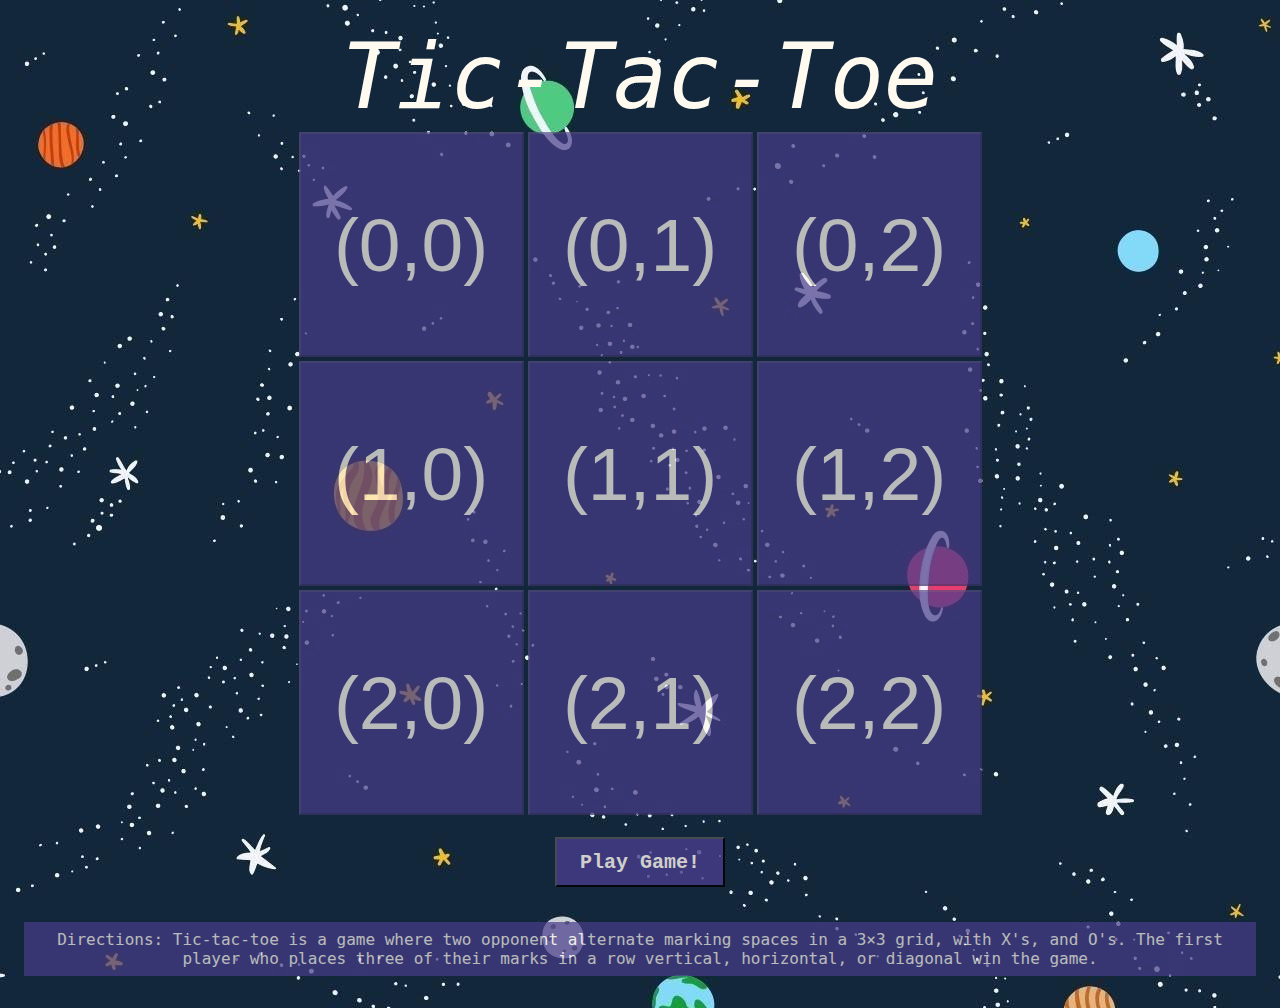
<file: ticTacToeWithButtons/src/html/index.html>
<!doctype html>
<html lang="en">

<head>
    <meta charset="utf-8">
    <title></title>
    <link href="../css/main.css" rel="stylesheet">
    <script src="../javascript/ticTacToeLogic.js" type="text/javascript"></script>
</head>

<body>

<div>

    <center>

        <span id="title">Tic-Tac-Toe</span>

        <div hidden="true" id="results">No Winner :(</div>
        </br>

        <table>
            <tr>
                <th>
                    <button class="gameBtn" disabled="true" id="btn0" onclick="buttonPressed(0)" type="button">(0,0)
                    </button>
                </th>
                <th>
                    <button class="gameBtn" disabled="true" id="btn1" onclick="buttonPressed(1)" type="button">(0,1)
                    </button>
                </th>
                <th>
                    <button class="gameBtn" disabled="true" id="btn2" onclick="buttonPressed(2)" type="button">(0,2)
                    </button>
                </th>
            </tr>
            <tr>
                <th>
                    <button class="gameBtn" disabled="true" id="btn3" onclick="buttonPressed(3)" type="button">(1,0)
                    </button>
                </th>
                <th>
                    <button class="gameBtn" disabled="true" id="btn4" onclick="buttonPressed(4)" type="button">(1,1)
                    </button>
                </th>
                <th>
                    <button class="gameBtn" disabled="true" id="btn5" onclick="buttonPressed(5)" type="button">(1,2)
                    </button>
                </th>
            </tr>

            <tr>
                <th>
                    <button class="gameBtn" disabled="true" id="btn6" onclick="buttonPressed(6)" type="button">(2,0)
                    </button>
                </th>
                <th>
                    <button class="gameBtn" disabled="true" id="btn7" onclick="buttonPressed(7)" type="button">(2,1)
                    </button>
                </th>
                <th>
                    <button class="gameBtn" disabled="true" id="btn8" onclick="buttonPressed(8)" type="button">(2,2)
                    </button>
                </th>
            </tr>
        </table>
        <th> </br>
            <button class="nonGameButtons" id="playGame" onclick="buttonPlayGame()" type="button">Play Game!</button>
            <button class="nonGameButtons" disabled="true" hidden="true" id="playAgain" onclick="buttonPlayAgain()"
                    type="button">Play
                Again?!
            </button>
        </th>
        </tr></br></br>

        <p>Directions: Tic-tac-toe is a game where two opponent alternate marking spaces in a 3×3 grid,
            with X's, and O's. The first player who places three of their marks in a row vertical,
            horizontal, or diagonal win the game.</p>
    </center>

</div>

</body>

</html>
</file>
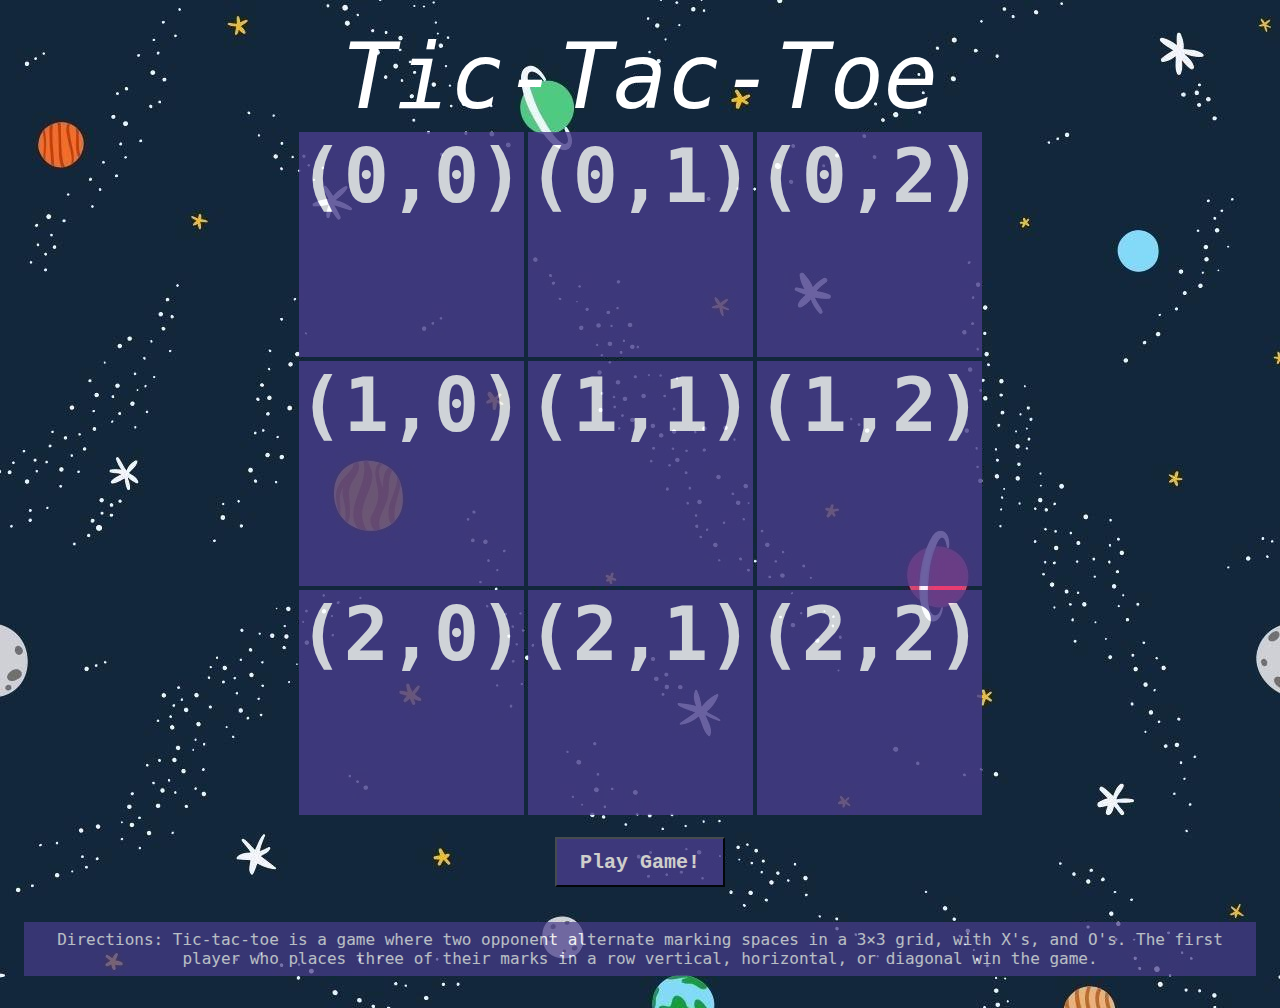
<file: ticTacToeWithMouse/src/html/index.html>
<!doctype html>
<html lang="en">

<head>
    <meta charset="utf-8">
    <title></title>
    <link href="../css/main.css" rel="stylesheet">
</head>

<body>
<!doctype html>
<html lang="en">

<head>
    <meta charset="utf-8">
    <title></title>
    <link href="../css/main.css" rel="stylesheet">
    <script src="../javascript/ticTacToeLogic.js" type="text/javascript"></script>
</head>

<body>

<div id="ticTacToeBoard">

    <center>
        <span id="title">Tic-Tac-Toe</span>

        <div hidden="true" id="results">No Winner :(</div>
        </br>

        <table>
            <tr>
                <th>
                    <div class="gameDiv" id="div0" onclick="mousePressed(event)"> (0,0)</div>

                </th>
                <th>
                    <div class="gameDiv" id="div1" onclick="mousePressed(event)"> (0,1)</div>

                </th>
                <th>
                    <div class="gameDiv" id="div2" onclick="mousePressed(event)"> (0,2)</div>
                </th>
            </tr>
            <tr>
                <th>
                    <div class="gameDiv" id="div3" onclick="mousePressed(event)"> (1,0)</div>

                </th>
                <th>
                    <div class="gameDiv" id="div4" onclick="mousePressed(event)"> (1,1)</div>

                </th>
                <th>
                    <div class="gameDiv" id="div5" onclick="mousePressed(event)"> (1,2)</div>
                </th>
            </tr>
            <tr>
                <th>
                    <div class="gameDiv" id="div6" onclick="mousePressed(event)"> (2,0)</div>
                </th>
                <th>
                    <div class="gameDiv" id="div7" onclick="mousePressed(event)"> (2,1)</div>
                </th>
                <th>
                    <div class="gameDiv" id="div8" onclick="mousePressed(event)"> (2,2)</div>
                </th>
            </tr>
        </table>
        </br>
        <th>
            <button class="nonGameButtons" id="playGame" onclick="buttonPlayGame()" type="button">Play Game!</button>
            <button class="nonGameButtons" disabled="true" hidden="true" id="playAgain" onclick="buttonPlayAgain()"
                    type="button">Play
                Again?!
            </button>
        </th>
        </tr></br></br>
        <p>Directions: Tic-tac-toe is a game where two opponent alternate marking spaces in a 3×3 grid,
            with X's, and O's. The first player who places three of their marks in a row vertical,
            horizontal, or diagonal win the game.</p>
    </center>

</div>

</body>

</html>
</body>

</html>
</file>
<file: ticTacToeWithButtons/src/css/main.css>
html {
    background-image: url("../img/spaceBackground.jpg");
    background-color: midnightblue;
    color: floralwhite;
    font-family: "monospace", serif;
    padding: 1em;
}

p {
    padding: .5em;
    background-color: darkslateblue;
    opacity: .7;
    filter: alpha(opacity=70);
}

#title {
    font-family: "monospace", serif;
    font-style: italic;
    font-size: 90px;
}

#results {
    font-size: 35px;
}

.gameBtn {
    height: 225px;
    width: 225px;
    font-size: 75px;
    text-align: center;
    color: floralwhite;
    background-color: darkslateblue;
    opacity: .7;
    filter: alpha(opacity=70);
}

.nonGameButtons {
    width: 170px;
    height: 50px;
    font: bold 20px monospace;
    color: floralwhite;
    background-color: darkslateblue;
    opacity: .8;
    filter: alpha(opacity=80);
}
</file>
<file: ticTacToeWithMouse/src/css/main.css>
html {
    background-image: url("../img/spaceBackground.jpg");
    background-color: midnightblue;
    color: floralwhite;
    font-family: "monospace", serif;
    padding: 1em;
}

p {
    padding: .5em;
    background-color: darkslateblue;
    opacity: .7;
    filter: alpha(opacity=70);
}

#title {
    font-family: "monospace", serif;
    font-style: italic;
    font-size: 90px;
}

#results {
    font-size: 35px;
}


#ticTacToeBoard {
    color: white;
}

.gameDiv {
    height: 225px;
    width: 225px;
    font-size: 75px;
    text-align: center;
    background-color: darkslateblue;
    opacity: .8;
    filter: alpha(opacity=80);
}

.nonGameButtons {
    width: 170px;
    height: 50px;
    font: bold 20px monospace;
    color: floralwhite;
    background-color: darkslateblue;
    opacity: .8;
    filter: alpha(opacity=80);
}
</file>
